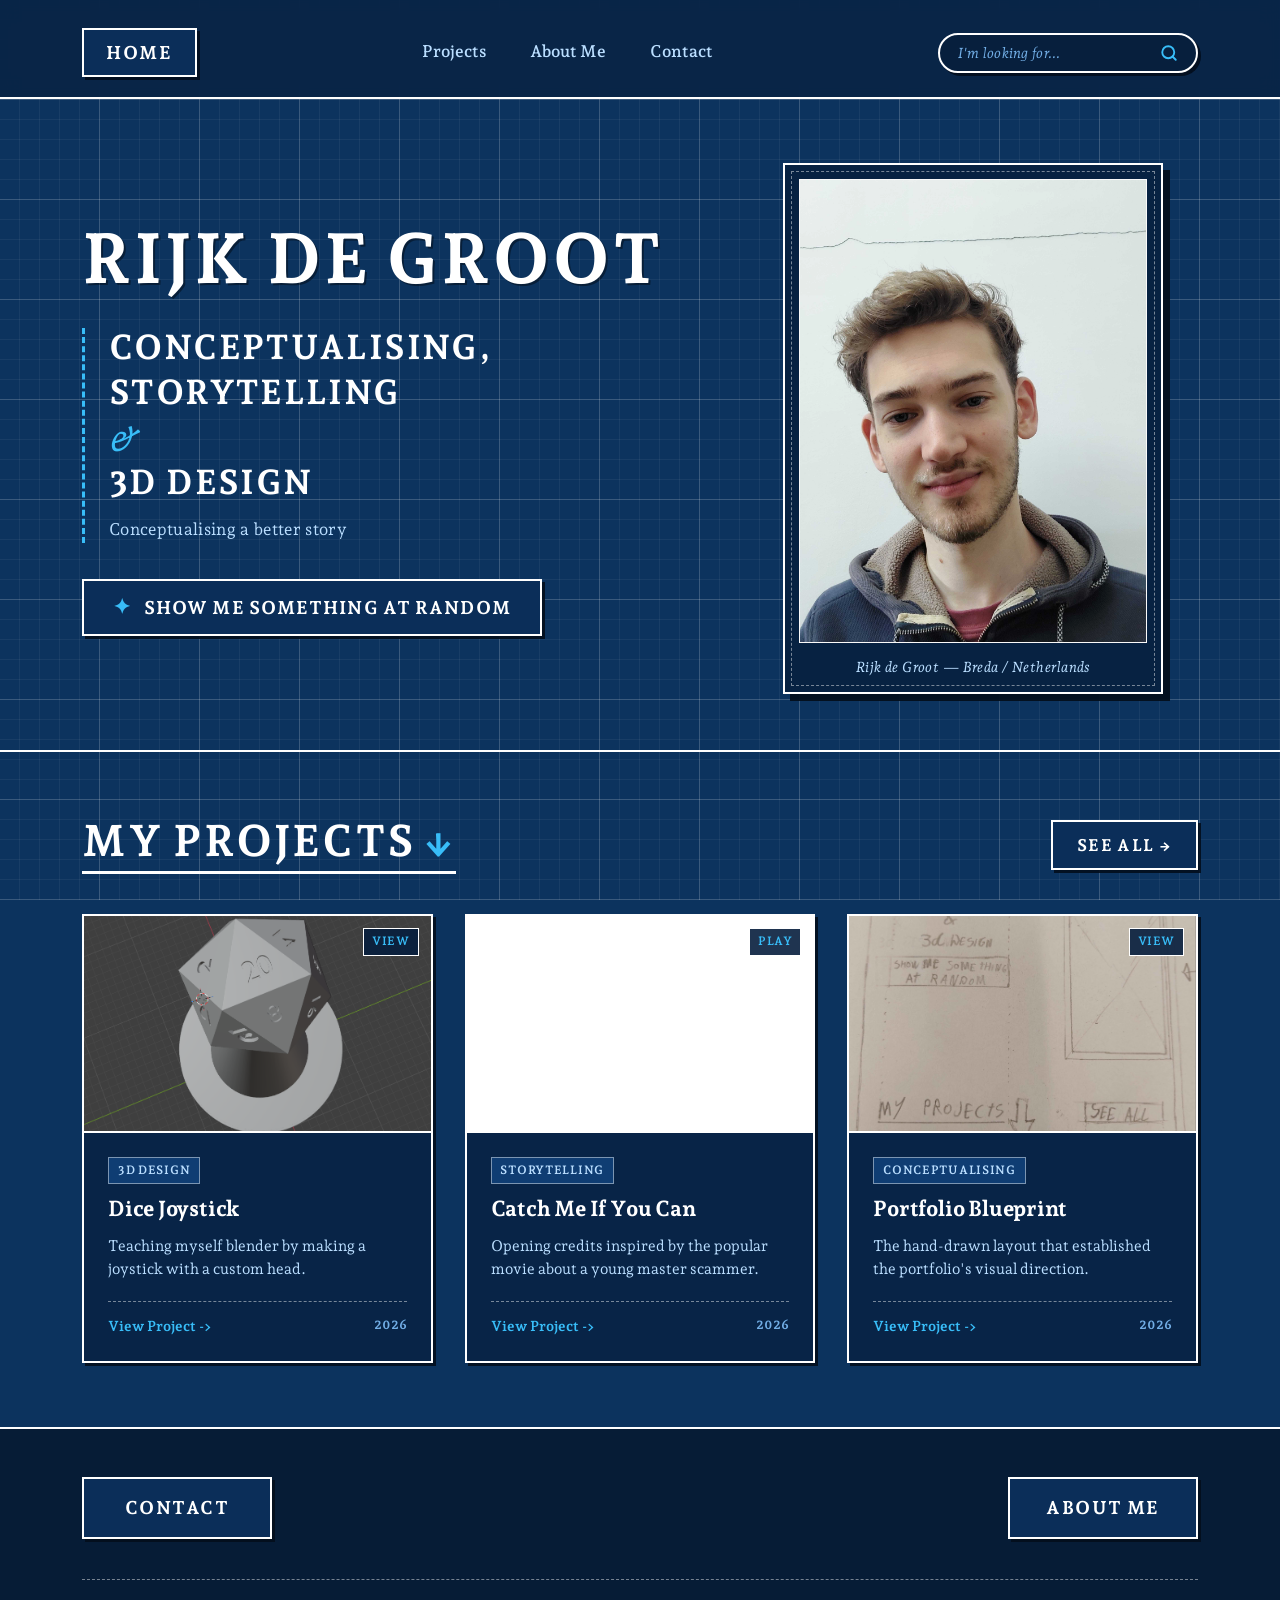
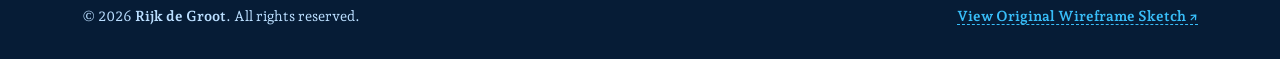
<file: index.html>
<!DOCTYPE html>
<html lang="en">
<head>
  <meta charset="UTF-8">
  <meta name="viewport" content="width=device-width, initial-scale=1.0">
  <title>Rijk de Groot — Conceptualising, Storytelling & 3D Design</title>
  <meta name="description" content="Portfolio of Rijk de Groot. Conceptualising, storytelling, and 3D design crafted with tactile design and creative direction.">
  <link rel="stylesheet" href="css/style.css">
</head>
<body>

  <!-- Site Header (Matches Wireframe Top Bar) -->
  <header class="site-header">
    <div class="site-container">
      <div class="header-inner">
        
        <!-- Wireframe "HOME" box -->
        <a href="index.html" class="home-btn" aria-label="Go to Home">Home</a>

        <!-- Navigation Links -->
        <nav class="header-nav" aria-label="Main Navigation">
          <a href="projects.html" class="nav-link">Projects</a>
          <a href="about.html" class="nav-link">About Me</a>
          <a href="contact.html" class="nav-link">Contact</a>
        </nav>

        <!-- Wireframe "I'M LOOKING FOR..." Search Box -->
        <div class="search-wrapper">
          <div class="search-input-box">
            <input type="text" class="search-input" placeholder="I'm looking for..." aria-label="Search projects and pages">
            <button class="search-icon-btn" aria-label="Submit search">
              <svg width="18" height="18" viewBox="0 0 24 24" fill="none" stroke="currentColor" stroke-width="2.5" stroke-linecap="round" stroke-linejoin="round">
                <circle cx="11" cy="11" r="8"></circle>
                <line x1="21" y1="21" x2="16.65" y2="16.65"></line>
              </svg>
            </button>
          </div>
        </div>

      </div>
    </div>
  </header>

  <!-- Main Content -->
  <main>
    <!-- Hero Section (Matches Wireframe Layout) -->
    <section class="hero-section">
      <div class="site-container">
        <div class="hero-grid">

          <!-- Left Column: Typography & Randomizer Button -->
          <div class="hero-content">
            <h1 class="hero-title">Rijk de Groot</h1>

            <!-- Wireframe Subtitle Box -->
            <div class="wireframe-taglines">
              <div class="tagline-item">Conceptualising,</div>
              <div class="tagline-item">Storytelling</div>
              <div class="tagline-ampersand">&amp;</div>
              <div class="tagline-item">3D Design</div>
              <p class="tagline-desc">
                Conceptualising a better story
              </p>
            </div>

            <!-- Wireframe "SHOW ME SOMETHING AT RANDOM" Button -->
            <button type="button" class="btn-random" id="btn-hero-random" title="Explore a random project from the portfolio">
              <span class="btn-random-icon">✦</span>
              <span>Show Me Something at Random</span>
            </button>
          </div>

          <!-- Right Column: Hero Portrait Frame (Matches Wireframe Frame) -->
          <div class="hero-portrait-wrapper">
            <div class="portrait-frame">
              <img src="me.jpg" alt="Portrait of Rijk de Groot" class="portrait-img">
              <div class="portrait-caption">Rijk de Groot — Breda / Netherlands</div>
            </div>
          </div>

        </div>
      </div>
    </section>

    <!-- Section: "MY PROJECTS ↓" (Matches Wireframe Project Section) -->
    <section class="projects-section">
      <div class="site-container">
        
        <div class="section-header">
          <h2 class="section-title">
            My Projects <span class="section-arrow">↓</span>
          </h2>
          <!-- Wireframe "SEE ALL" Button -->
          <a href="projects.html" class="btn-see-all">See All &rarr;</a>
        </div>

        <!-- 3 Project Cards Grid (Directly matching wireframe) -->
        <div class="projects-grid">

          <!-- Card 1 -->
          <article class="project-card" data-project-id="1">
            <div class="project-thumb-box">
              <img src="images/placeholder.svg" alt="Project Placeholder" class="project-svg-graphic">
              <span class="thumb-overlay-mark">-</span>
            </div>
            <div class="project-card-body">
              <div class="project-tags">
                <span class="project-tag">-</span>
              </div>
              <h3 class="project-card-title">-</h3>
              <p class="project-card-excerpt">-</p>
              <div class="project-card-footer">
                <span class="project-action-link">-</span>
                <span style="font-size:0.8rem; font-weight:700; color:var(--text-light);">-</span>
              </div>
            </div>
          </article>

          <!-- Card 2 -->
          <article class="project-card" data-project-id="2">
            <div class="project-thumb-box">
              <img src="images/placeholder.svg" alt="Project Placeholder" class="project-svg-graphic">
              <span class="thumb-overlay-mark">-</span>
            </div>
            <div class="project-card-body">
              <div class="project-tags">
                <span class="project-tag">-</span>
              </div>
              <h3 class="project-card-title">-</h3>
              <p class="project-card-excerpt">-</p>
              <div class="project-card-footer">
                <span class="project-action-link">-</span>
                <span style="font-size:0.8rem; font-weight:700; color:var(--text-light);">-</span>
              </div>
            </div>
          </article>

          <!-- Card 3 -->
          <article class="project-card" data-project-id="3">
            <div class="project-thumb-box">
              <img src="images/placeholder.svg" alt="Project Placeholder" class="project-svg-graphic">
              <span class="thumb-overlay-mark">-</span>
            </div>
            <div class="project-card-body">
              <div class="project-tags">
                <span class="project-tag">-</span>
              </div>
              <h3 class="project-card-title">-</h3>
              <p class="project-card-excerpt">-</p>
              <div class="project-card-footer">
                <span class="project-action-link">-</span>
                <span style="font-size:0.8rem; font-weight:700; color:var(--text-light);">-</span>
              </div>
            </div>
          </article>

        </div>

      </div>
    </section>
  </main>

  <!-- Footer (Matches Wireframe Bottom Links: [CONTACT] [ABOUT ME]) -->
  <footer class="site-footer">
    <div class="site-container">
      
      <!-- Big Wireframe Action Buttons -->
      <div class="footer-action-bar">
        <a href="contact.html" class="wireframe-btn">Contact</a>
        <a href="about.html" class="wireframe-btn">About Me</a>
      </div>

      <!-- Additional Details & Wireframe Link -->
      <div class="footer-bottom-info">
        <div>
          &copy; 2026 <strong>Rijk de Groot</strong>. All rights reserved.
        </div>
        <div>
          <a href="#" class="footer-sketch-link" data-action="view-wireframe">View Original Wireframe Sketch ↗</a>
        </div>
      </div>

    </div>
  </footer>

  <script src="js/main.js"></script>
</body>
</html>
</file>
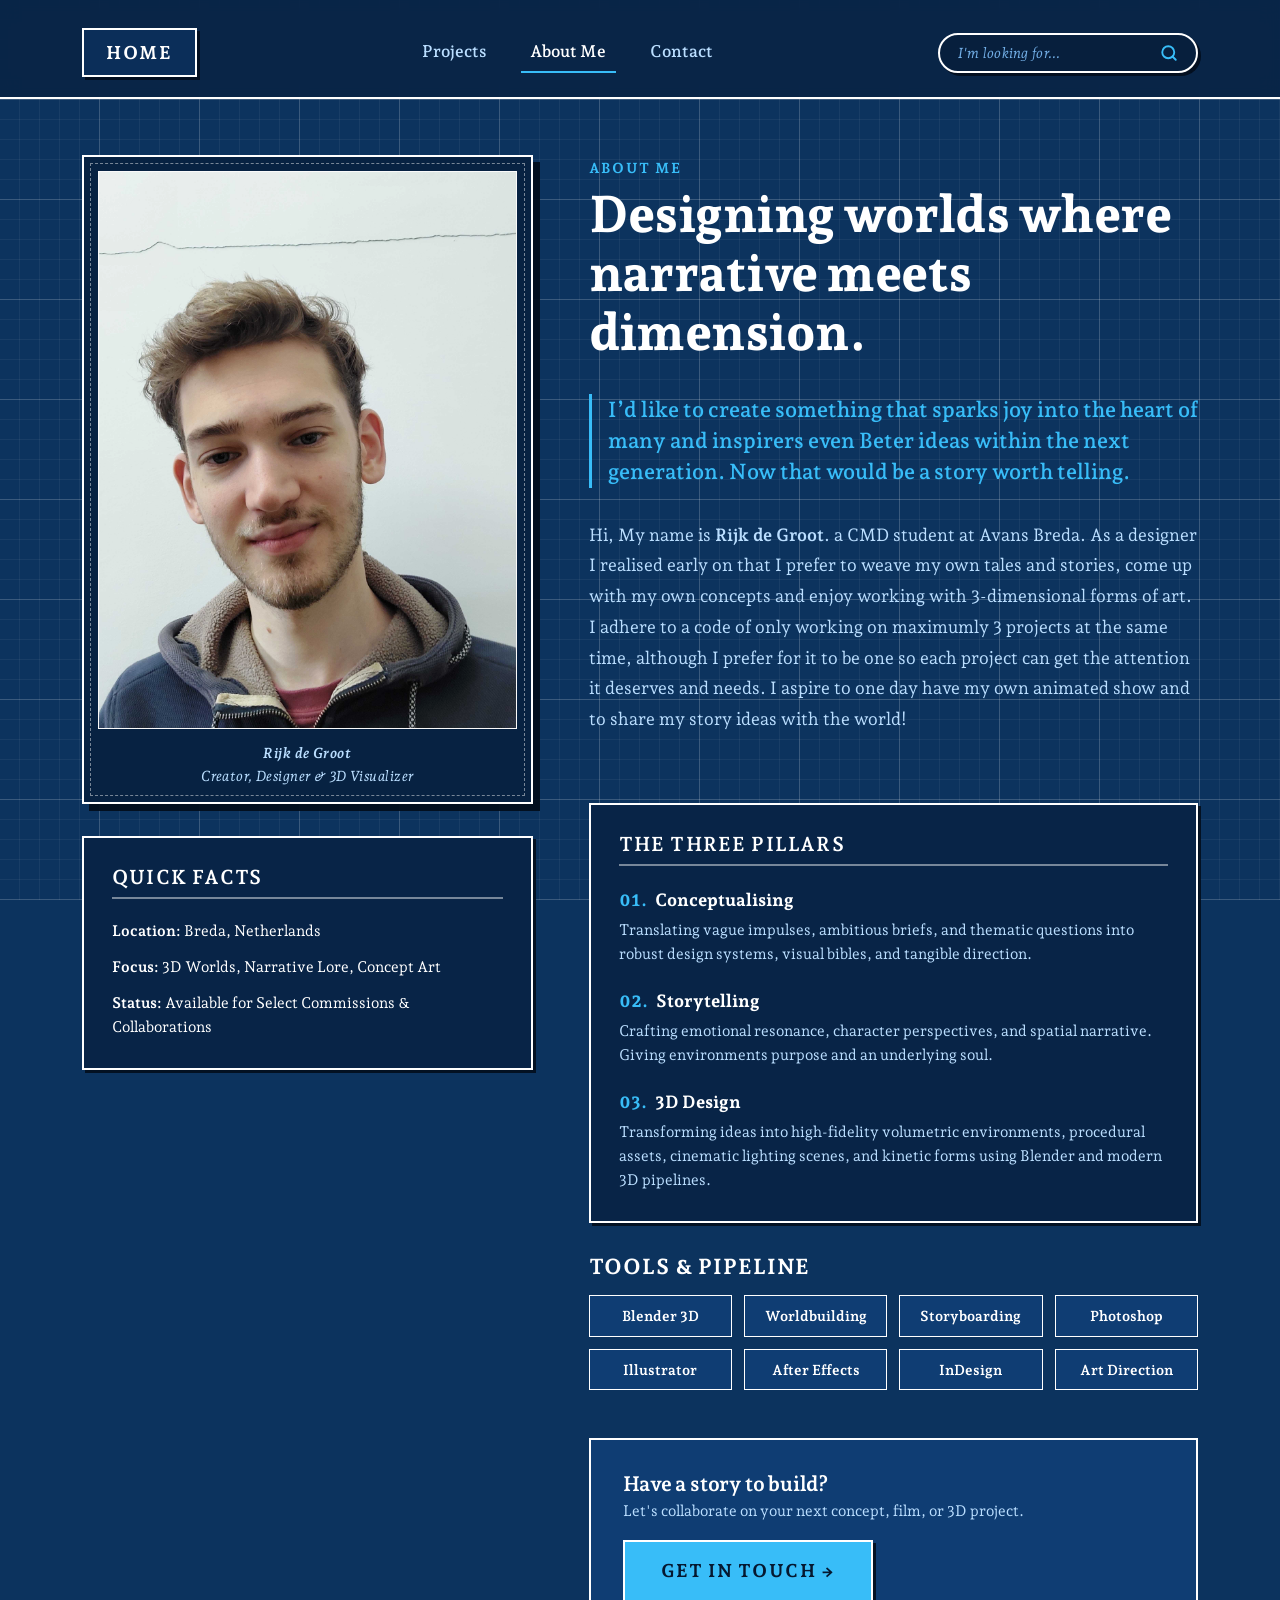
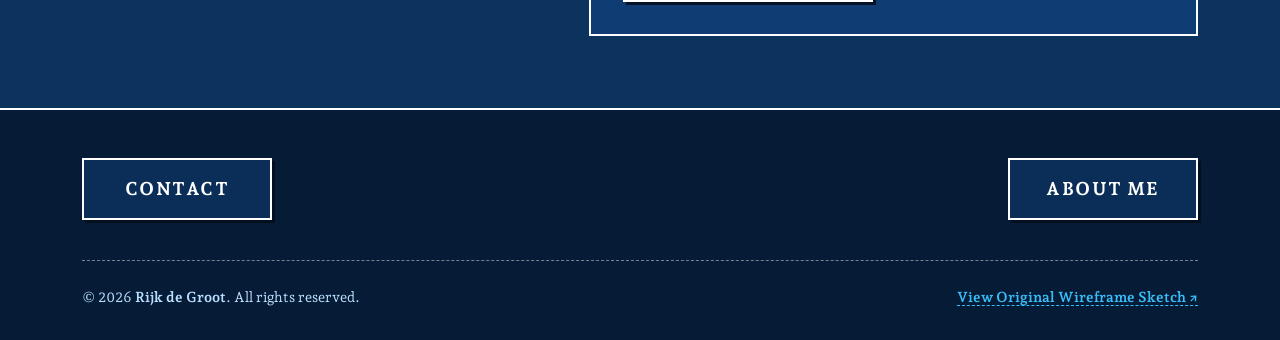
<file: about.html>
<!DOCTYPE html>
<html lang="en">
<head>
  <meta charset="UTF-8">
  <meta name="viewport" content="width=device-width, initial-scale=1.0">
  <title>About Rijk de Groot — Conceptualising, Storytelling &amp; 3D Design</title>
  <meta name="description" content="Learn about Rijk de Groot: his background, creative process, disciplines in 3D design, narrative architecture, and conceptual development.">
  <link rel="stylesheet" href="css/style.css">
</head>
<body>

  <!-- Site Header -->
  <header class="site-header">
    <div class="site-container">
      <div class="header-inner">
        <a href="index.html" class="home-btn" aria-label="Go to Home">Home</a>

        <nav class="header-nav" aria-label="Main Navigation">
          <a href="projects.html" class="nav-link">Projects</a>
          <a href="about.html" class="nav-link active">About Me</a>
          <a href="contact.html" class="nav-link">Contact</a>
        </nav>

        <div class="search-wrapper">
          <div class="search-input-box">
            <input type="text" class="search-input" placeholder="I'm looking for..." aria-label="Search projects and pages">
            <button class="search-icon-btn" aria-label="Submit search">
              <svg width="18" height="18" viewBox="0 0 24 24" fill="none" stroke="currentColor" stroke-width="2.5" stroke-linecap="round" stroke-linejoin="round">
                <circle cx="11" cy="11" r="8"></circle>
                <line x1="21" y1="21" x2="16.65" y2="16.65"></line>
              </svg>
            </button>
          </div>
        </div>
      </div>
    </div>
  </header>

  <!-- Main Content -->
  <main>
    <div class="site-container">
      <div class="about-grid">

        <!-- Left Column: Sticky Framed Portrait & Info Card -->
        <div class="about-photo-col">
          <div class="portrait-frame" style="max-width: 100%;">
            <img src="me.jpg" alt="Rijk de Groot" class="portrait-img">
            <div class="portrait-caption">
              <strong>Rijk de Groot</strong><br>
              Creator, Designer &amp; 3D Visualizer
            </div>
          </div>

          <div class="disciplines-block" style="margin-top: 2rem;">
            <h3 class="disciplines-title">Quick Facts</h3>
            <div style="font-size:0.95rem; display:flex; flex-direction:column; gap:0.75rem;">
              <div><strong>Location:</strong> Breda, Netherlands</div>
              <div><strong>Focus:</strong> 3D Worlds, Narrative Lore, Concept Art</div>
              <div><strong>Status:</strong> Available for Select Commissions &amp; Collaborations</div>
            </div>
          </div>
        </div>

        <!-- Right Column: Biography & Creative Pillars -->
        <div class="about-narrative">
          
          <div>
            <span style="font-weight:800; font-size:0.9rem; text-transform:uppercase; letter-spacing:0.1em; color:var(--accent);">About Me</span>
            <h1 class="about-heading" style="margin-top: 0.25rem;">Designing worlds where narrative meets dimension.</h1>
          </div>

          <p class="about-lead">
I’d like to create something that sparks joy into the heart of many and inspirers even Beter ideas within the next generation. Now that would be a story worth telling.          </p>

          <div class="about-body-text">
            <p style="margin-bottom: 1.25rem;">
              Hi, My name is <strong>Rijk de Groot</strong>. a CMD student at Avans Breda. As a designer I realised early on that I prefer to weave my own tales and stories, come up with my own concepts and enjoy working with 3-dimensional forms of art. I adhere to a code of only working on maximumly 3 projects at the same time, although I prefer for it to be one so each project can get the attention it deserves and needs. 
I aspire to one day have my own animated show and to share my story ideas with the world!

            </p>
            <p style="margin-bottom: 1.25rem;">
             
          </div>

          <!-- The Three Core Disciplines -->
          <div class="disciplines-block">
            <h2 class="disciplines-title">The Three Pillars</h2>

            <div class="discipline-item">
              <div class="discipline-name">
                <span>01.</span> Conceptualising
              </div>
              <p class="discipline-desc">
                Translating vague impulses, ambitious briefs, and thematic questions into robust design systems, visual bibles, and tangible direction.
              </p>
            </div>

            <div class="discipline-item">
              <div class="discipline-name">
                <span>02.</span> Storytelling
              </div>
              <p class="discipline-desc">
                Crafting emotional resonance, character perspectives, and spatial narrative. Giving environments purpose and an underlying soul.
              </p>
            </div>

            <div class="discipline-item">
              <div class="discipline-name">
                <span>03.</span> 3D Design
              </div>
              <p class="discipline-desc">
                Transforming ideas into high-fidelity volumetric environments, procedural assets, cinematic lighting scenes, and kinetic forms using Blender and modern 3D pipelines.
              </p>
            </div>
          </div>

          <!-- Tools & Toolkit -->
          <div>
            <h3 style="font-size:1.35rem; font-weight:800; text-transform:uppercase; letter-spacing:0.04em; margin-bottom:0.75rem;">
              Tools &amp; Pipeline
            </h3>
            <div class="tools-grid">
              <div class="tool-chip">Blender 3D</div>
              <div class="tool-chip">Worldbuilding</div>
              <div class="tool-chip">Storyboarding</div>
              <div class="tool-chip">Photoshop</div>
              <div class="tool-chip">Illustrator</div>
              <div class="tool-chip">After Effects</div>
              <div class="tool-chip">InDesign</div>
              <div class="tool-chip">Art Direction</div>
            </div>
          </div>

          <!-- Action CTA -->
          <div style="margin-top: 1rem; padding: 2rem; background-color: var(--bg-subtle); border: 2px solid var(--border-color); border-radius: var(--radius-sm); display: flex; align-items: center; justify-content: space-between; flex-wrap: wrap; gap: 1rem;">
            <div>
              <h4 style="font-size: 1.3rem; margin-bottom: 0.25rem;">Have a story to build?</h4>
              <p style="font-size: 0.95rem; color: var(--text-muted);">Let's collaborate on your next concept, film, or 3D project.</p>
            </div>
            <a href="contact.html" class="wireframe-btn" style="background-color: var(--accent); color:var(--bg-dark); border-color:var(--border-color);">Get In Touch &rarr;</a>
          </div>

        </div>

      </div>
    </div>
  </main>

  <!-- Footer -->
  <footer class="site-footer">
    <div class="site-container">
      <div class="footer-action-bar">
        <a href="contact.html" class="wireframe-btn">Contact</a>
        <a href="about.html" class="wireframe-btn">About Me</a>
      </div>

      <div class="footer-bottom-info">
        <div>
          &copy; 2026 <strong>Rijk de Groot</strong>. All rights reserved.
        </div>
        <div>
          <a href="#" class="footer-sketch-link" data-action="view-wireframe">View Original Wireframe Sketch ↗</a>
        </div>
      </div>
    </div>
  </footer>

  <script src="js/main.js"></script>
</body>
</html>
</file>
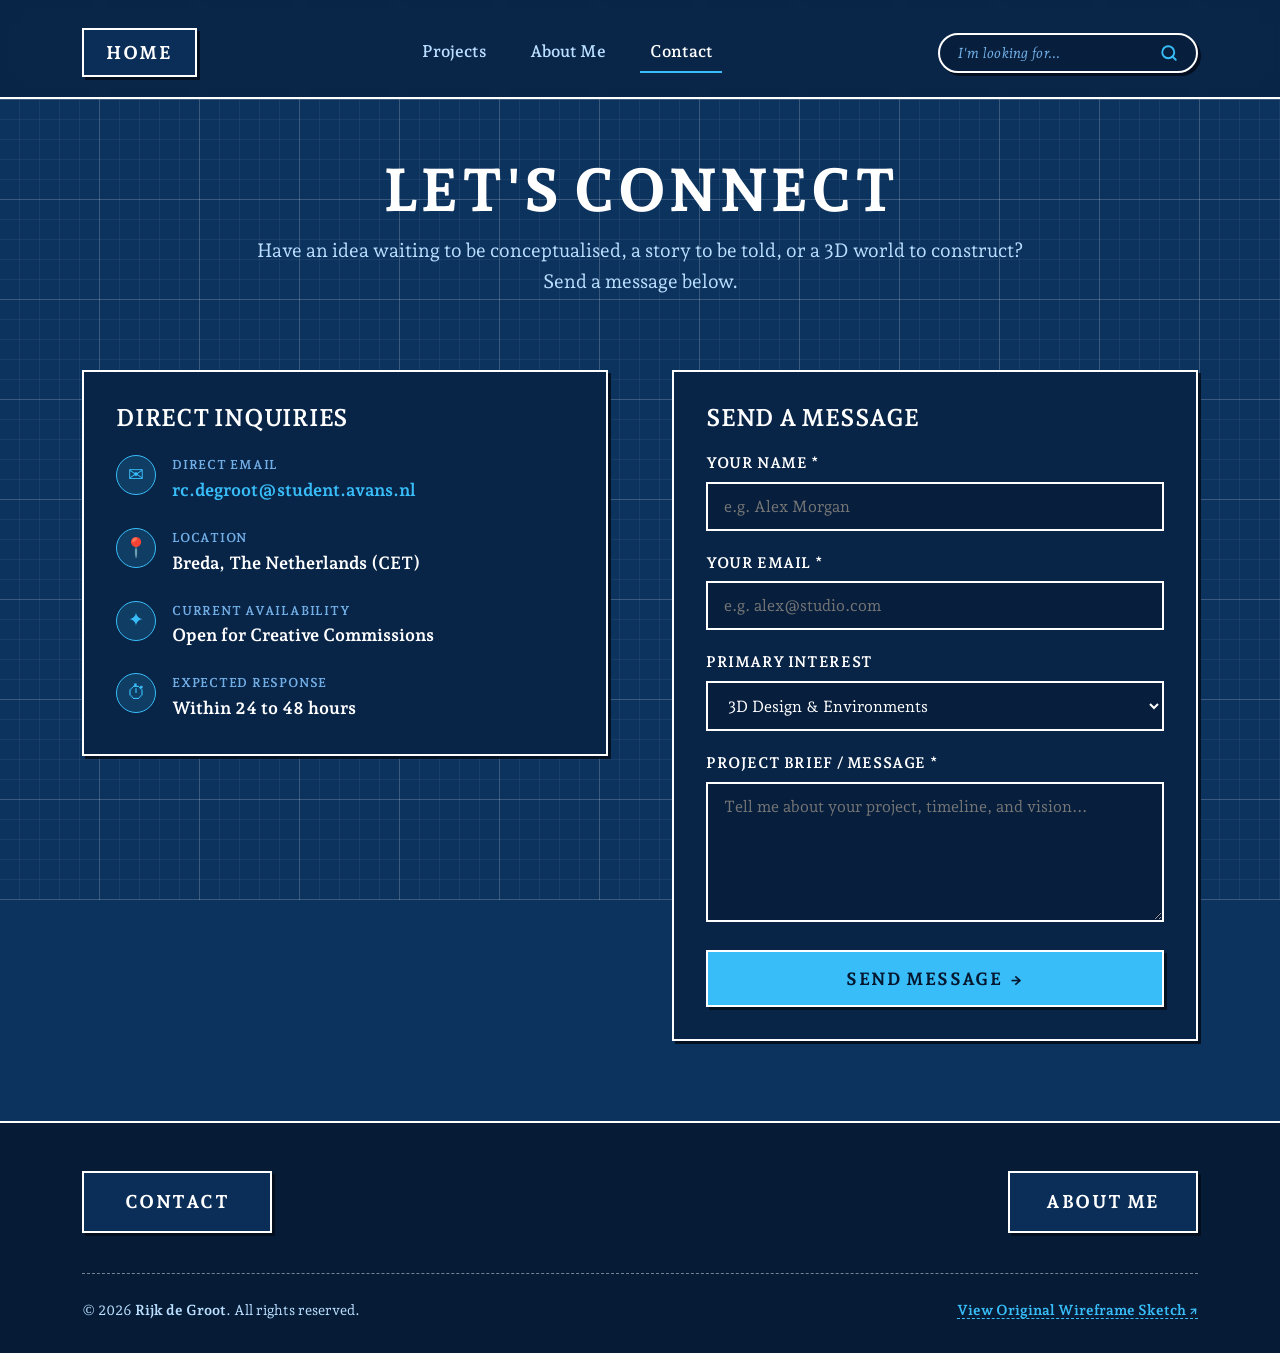
<file: contact.html>
<!DOCTYPE html>
<html lang="en">
<head>
  <meta charset="UTF-8">
  <meta name="viewport" content="width=device-width, initial-scale=1.0">
  <title>Contact — Rijk de Groot</title>
  <meta name="description" content="Get in touch with Rijk de Groot for 3D design commissions, storytelling direction, and conceptual consultations.">
  <link rel="stylesheet" href="css/style.css">
</head>
<body>

  <!-- Site Header -->
  <header class="site-header">
    <div class="site-container">
      <div class="header-inner">
        <a href="index.html" class="home-btn" aria-label="Go to Home">Home</a>

        <nav class="header-nav" aria-label="Main Navigation">
          <a href="projects.html" class="nav-link">Projects</a>
          <a href="about.html" class="nav-link">About Me</a>
          <a href="contact.html" class="nav-link active">Contact</a>
        </nav>

        <div class="search-wrapper">
          <div class="search-input-box">
            <input type="text" class="search-input" placeholder="I'm looking for..." aria-label="Search projects and pages">
            <button class="search-icon-btn" aria-label="Submit search">
              <svg width="18" height="18" viewBox="0 0 24 24" fill="none" stroke="currentColor" stroke-width="2.5" stroke-linecap="round" stroke-linejoin="round">
                <circle cx="11" cy="11" r="8"></circle>
                <line x1="21" y1="21" x2="16.65" y2="16.65"></line>
              </svg>
            </button>
          </div>
        </div>
      </div>
    </div>
  </header>

  <!-- Main Content -->
  <main>
    <div class="site-container">
      <div class="page-intro" style="padding-bottom: 1rem;">
        <h1 class="page-title">Let's Connect</h1>
        <p class="page-subtitle">
          Have an idea waiting to be conceptualised, a story to be told, or a 3D world to construct? Send a message below.
        </p>
      </div>

      <div class="contact-layout">

        <!-- Left Column: Contact Information -->
        <div class="contact-info-col">
          <div class="contact-card-box">
            <h2 style="font-size: 1.5rem; margin-bottom: 1.5rem; text-transform: uppercase;">Direct Inquiries</h2>

            <div class="contact-item">
              <div class="contact-item-icon">✉</div>
              <div>
                <div class="contact-item-label">Direct Email</div>
                <div class="contact-item-value">
                  <a href="mailto:rc.degroot@student.avans.nl" style="color:var(--accent);">rc.degroot@student.avans.nl</a>
                </div>
              </div>
            </div>

            <div class="contact-item">
              <div class="contact-item-icon">📍</div>
              <div>
                <div class="contact-item-label">Location</div>
                <div class="contact-item-value">Breda, The Netherlands (CET)</div>
              </div>
            </div>

            <div class="contact-item">
              <div class="contact-item-icon">✦</div>
              <div>
                <div class="contact-item-label">Current Availability</div>
                <div class="contact-item-value">Open for Creative Commissions</div>
              </div>
            </div>

            <div class="contact-item">
              <div class="contact-item-icon">⏱</div>
              <div>
                <div class="contact-item-label">Expected Response</div>
                <div class="contact-item-value">Within 24 to 48 hours</div>
              </div>
            </div>
          </div>
        </div>

        <!-- Right Column: Interactive Form -->
        <div>
          <div class="contact-card-box">
            <h2 style="font-size: 1.5rem; margin-bottom: 1.25rem; text-transform: uppercase;">Send a Message</h2>
            
            <form id="contact-form" class="contact-form">
              <div class="form-group">
                <label for="contact-name" class="form-label">Your Name *</label>
                <input type="text" id="contact-name" name="name" class="form-input" placeholder="e.g. Alex Morgan" required>
              </div>

              <div class="form-group">
                <label for="contact-email" class="form-label">Your Email *</label>
                <input type="email" id="contact-email" name="email" class="form-input" placeholder="e.g. alex@studio.com" required>
              </div>

              <div class="form-group">
                <label for="contact-discipline" class="form-label">Primary Interest</label>
                <select id="contact-discipline" name="discipline" class="form-select">
                  <option value="3d">3D Design &amp; Environments</option>
                  <option value="concept">Conceptualising &amp; Worldbuilding</option>
                  <option value="story">Storytelling &amp; Narrative Direction</option>
                  <option value="all">Full Creative Collaboration</option>
                  <option value="other">General Inquiry</option>
                </select>
              </div>

              <div class="form-group">
                <label for="contact-message" class="form-label">Project Brief / Message *</label>
                <textarea id="contact-message" name="message" class="form-textarea" placeholder="Tell me about your project, timeline, and vision..." required></textarea>
              </div>

              <button type="submit" class="btn-submit">
                <span>Send Message</span>
                <span>&rarr;</span>
              </button>

              <div id="form-feedback" class="form-feedback" role="alert"></div>
            </form>
          </div>
        </div>

      </div>
    </div>
  </main>

  <!-- Footer -->
  <footer class="site-footer">
    <div class="site-container">
      <div class="footer-action-bar">
        <a href="contact.html" class="wireframe-btn">Contact</a>
        <a href="about.html" class="wireframe-btn">About Me</a>
      </div>

      <div class="footer-bottom-info">
        <div>
          &copy; 2026 <strong>Rijk de Groot</strong>. All rights reserved.
        </div>
        <div>
          <a href="#" class="footer-sketch-link" data-action="view-wireframe">View Original Wireframe Sketch ↗</a>
        </div>
      </div>
    </div>
  </footer>

  <script src="js/main.js"></script>
</body>
</html>
</file>
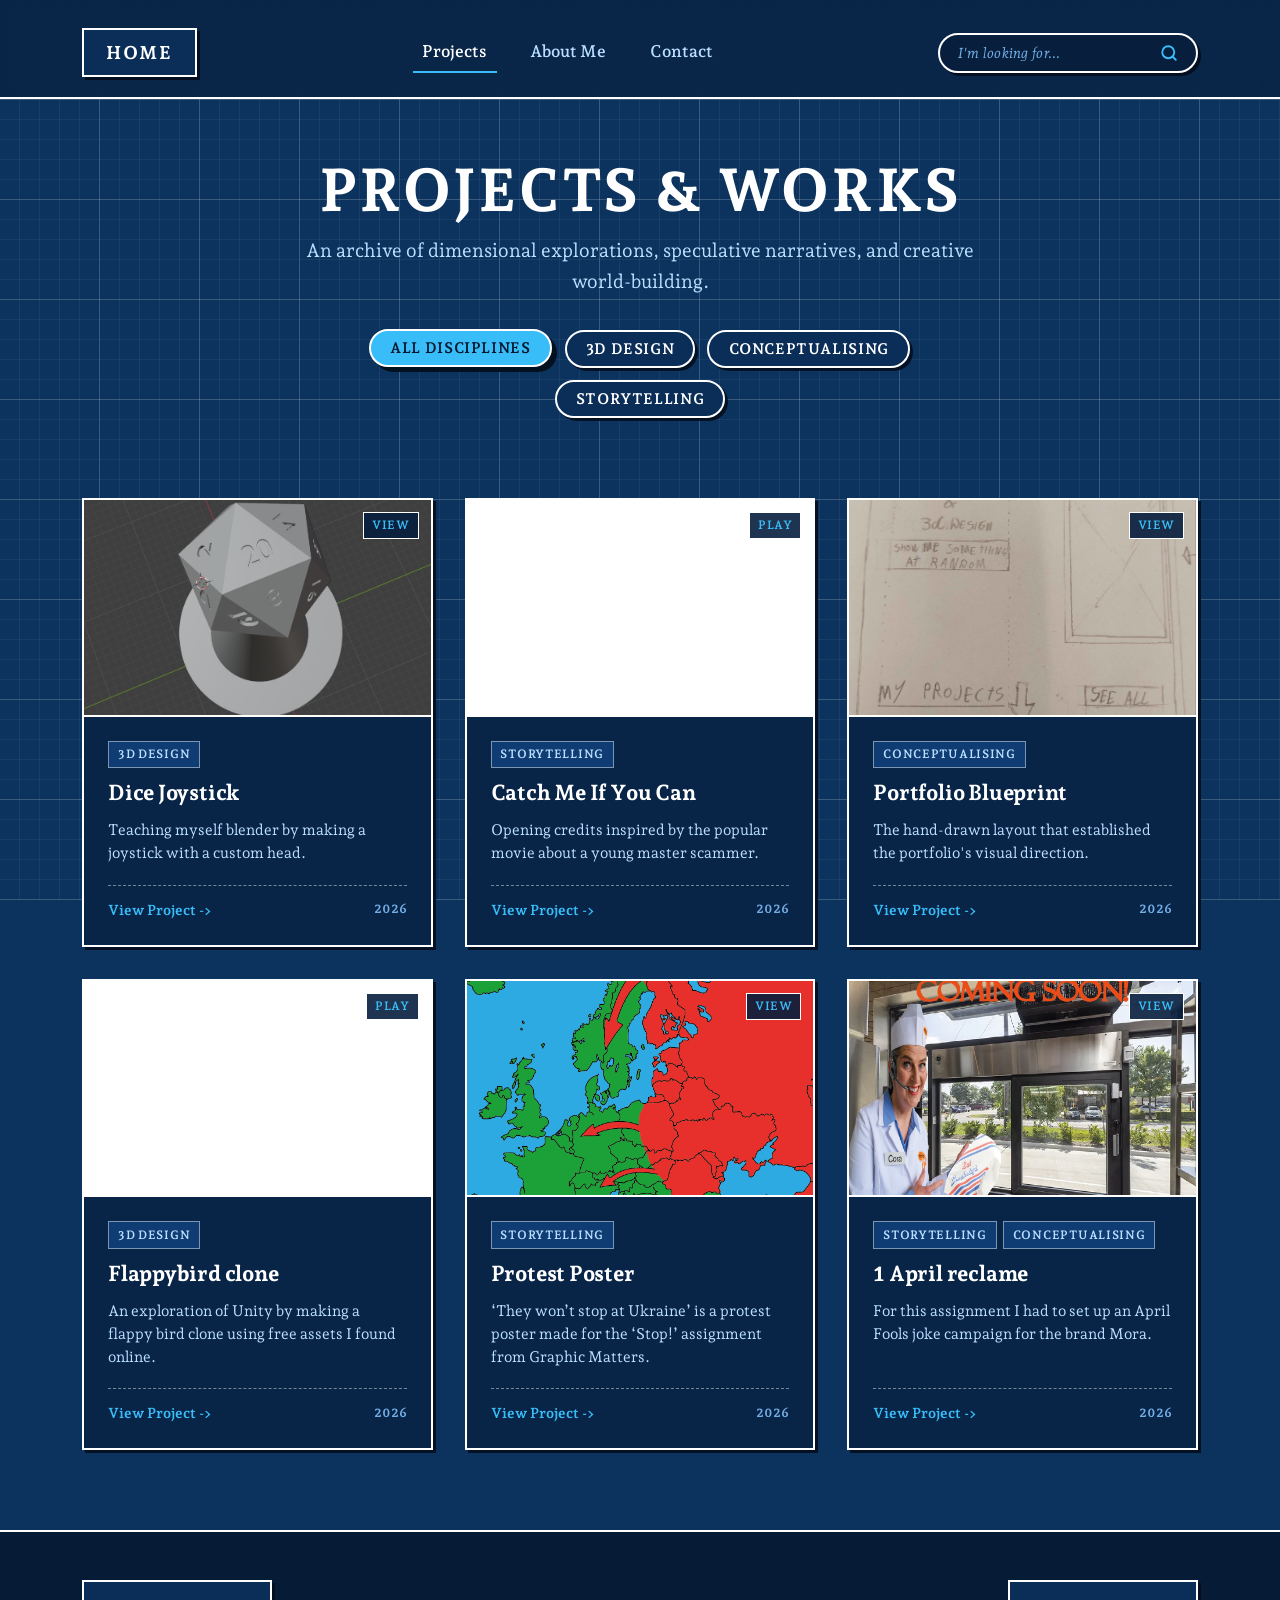
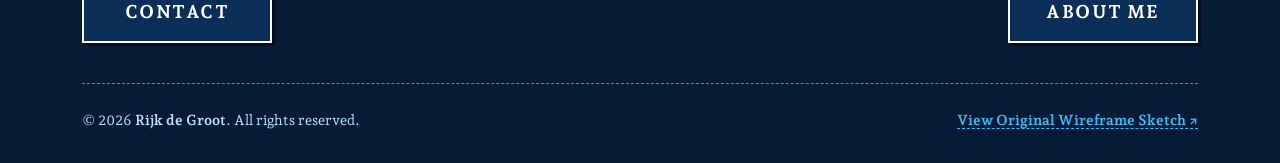
<file: projects.html>
<!DOCTYPE html>
<html lang="en">
<head>
  <meta charset="UTF-8">
  <meta name="viewport" content="width=device-width, initial-scale=1.0">
  <title>Projects &amp; Portfolio — Rijk de Groot</title>
  <meta name="description" content="Explore projects in 3D Design, Conceptualising, and Storytelling by Rijk de Groot.">
  <link rel="stylesheet" href="css/style.css">
</head>
<body>

  <!-- Site Header -->
  <header class="site-header">
    <div class="site-container">
      <div class="header-inner">
        <a href="index.html" class="home-btn" aria-label="Go to Home">Home</a>

        <nav class="header-nav" aria-label="Main Navigation">
          <a href="projects.html" class="nav-link active">Projects</a>
          <a href="about.html" class="nav-link">About Me</a>
          <a href="contact.html" class="nav-link">Contact</a>
        </nav>

        <div class="search-wrapper">
          <div class="search-input-box">
            <input type="text" class="search-input" placeholder="I'm looking for..." aria-label="Search projects and pages">
            <button class="search-icon-btn" aria-label="Submit search">
              <svg width="18" height="18" viewBox="0 0 24 24" fill="none" stroke="currentColor" stroke-width="2.5" stroke-linecap="round" stroke-linejoin="round">
                <circle cx="11" cy="11" r="8"></circle>
                <line x1="21" y1="21" x2="16.65" y2="16.65"></line>
              </svg>
            </button>
          </div>
        </div>
      </div>
    </div>
  </header>

  <!-- Main Content -->
  <main>
    <section class="page-intro">
      <div class="site-container">
        <h1 class="page-title">Projects &amp; Works</h1>
        <p class="page-subtitle">
          An archive of dimensional explorations, speculative narratives, and creative world-building.
        </p>

        <!-- Category Filters -->
        <div class="filter-bar" role="tablist" aria-label="Filter projects">
          <button type="button" class="filter-btn active" data-filter="all">All Disciplines</button>
          <button type="button" class="filter-btn" data-filter="3d">3D Design</button>
          <button type="button" class="filter-btn" data-filter="conceptual">Conceptualising</button>
          <button type="button" class="filter-btn" data-filter="storytelling">Storytelling</button>
        </div>
      </div>
    </section>

    <!-- Projects Grid Section -->
    <section style="padding-bottom: 5rem;">
      <div class="site-container">
        <div class="projects-grid" id="projects-container">

          <!-- Project 1 -->
          <article class="project-card" data-category="3d storytelling conceptual" data-project-id="1">
            <div class="project-thumb-box">
              <img src="images/placeholder.svg" alt="Project Placeholder" class="project-svg-graphic">
              <span class="thumb-overlay-mark">-</span>
            </div>
            <div class="project-card-body">
              <div class="project-tags">
                <span class="project-tag">-</span>
              </div>
              <h3 class="project-card-title">-</h3>
              <p class="project-card-excerpt">-</p>
              <div class="project-card-footer">
                <span class="project-action-link">-</span>
                <span style="font-size:0.8rem; font-weight:700; color:var(--text-light);">-</span>
              </div>
            </div>
          </article>

          <!-- Project 2 -->
          <article class="project-card" data-category="3d storytelling conceptual" data-project-id="2">
            <div class="project-thumb-box">
              <img src="images/placeholder.svg" alt="Project Placeholder" class="project-svg-graphic">
              <span class="thumb-overlay-mark">-</span>
            </div>
            <div class="project-card-body">
              <div class="project-tags">
                <span class="project-tag">-</span>
              </div>
              <h3 class="project-card-title">-</h3>
              <p class="project-card-excerpt">-</p>
              <div class="project-card-footer">
                <span class="project-action-link">-</span>
                <span style="font-size:0.8rem; font-weight:700; color:var(--text-light);">-</span>
              </div>
            </div>
          </article>

          <!-- Project 3 -->
          <article class="project-card" data-category="3d storytelling conceptual" data-project-id="3">
            <div class="project-thumb-box">
              <img src="images/placeholder.svg" alt="Project Placeholder" class="project-svg-graphic">
              <span class="thumb-overlay-mark">-</span>
            </div>
            <div class="project-card-body">
              <div class="project-tags">
                <span class="project-tag">-</span>
              </div>
              <h3 class="project-card-title">-</h3>
              <p class="project-card-excerpt">-</p>
              <div class="project-card-footer">
                <span class="project-action-link">-</span>
                <span style="font-size:0.8rem; font-weight:700; color:var(--text-light);">-</span>
              </div>
            </div>
          </article>

          <!-- Project 4 -->
          <article class="project-card" data-category="3d storytelling conceptual" data-project-id="4">
            <div class="project-thumb-box">
              <img src="images/placeholder.svg" alt="Project Placeholder" class="project-svg-graphic">
              <span class="thumb-overlay-mark">-</span>
            </div>
            <div class="project-card-body">
              <div class="project-tags">
                <span class="project-tag">-</span>
              </div>
              <h3 class="project-card-title">-</h3>
              <p class="project-card-excerpt">-</p>
              <div class="project-card-footer">
                <span class="project-action-link">-</span>
                <span style="font-size:0.8rem; font-weight:700; color:var(--text-light);">-</span>
              </div>
            </div>
          </article>

          <!-- Project 5 -->
          <article class="project-card" data-category="3d storytelling conceptual" data-project-id="5">
            <div class="project-thumb-box">
              <img src="images/placeholder.svg" alt="Project Placeholder" class="project-svg-graphic">
              <span class="thumb-overlay-mark">-</span>
            </div>
            <div class="project-card-body">
              <div class="project-tags">
                <span class="project-tag">-</span>
              </div>
              <h3 class="project-card-title">-</h3>
              <p class="project-card-excerpt">-</p>
              <div class="project-card-footer">
                <span class="project-action-link">-</span>
                <span style="font-size:0.8rem; font-weight:700; color:var(--text-light);">-</span>
              </div>
            </div>
          </article>

          <!-- Project 6 -->
          <article class="project-card" data-category="storytelling conceptual" data-project-id="6">
            <div class="project-thumb-box">
              <img src="images/placeholder.svg" alt="Project Placeholder" class="project-svg-graphic">
              <span class="thumb-overlay-mark">-</span>
            </div>
            <div class="project-card-body">
              <div class="project-tags">
                <span class="project-tag">Storytelling</span>
                <span class="project-tag">Conceptualising</span>
              </div>
              <h3 class="project-card-title">1 April reclame</h3>
              <p class="project-card-excerpt"></p>
              <div class="project-card-footer">
                <span class="project-action-link">View Project -&gt;</span>
                <span style="font-size:0.8rem; font-weight:700; color:var(--text-light);">2026</span>
              </div>
            </div>
          </article>

        </div>
      </div>
    </section>
  </main>

  <!-- Footer -->
  <footer class="site-footer">
    <div class="site-container">
      <div class="footer-action-bar">
        <a href="contact.html" class="wireframe-btn">Contact</a>
        <a href="about.html" class="wireframe-btn">About Me</a>
      </div>

      <div class="footer-bottom-info">
        <div>
          &copy; 2026 <strong>Rijk de Groot</strong>. All rights reserved.
        </div>
        <div>
          <a href="#" class="footer-sketch-link" data-action="view-wireframe">View Original Wireframe Sketch ↗</a>
        </div>
      </div>
    </div>
  </footer>

  <script src="js/main.js"></script>
</body>
</html>
</file>
<file: css/style.css>
/* ==========================================================================
   RIJK DE GROOT - PORTFOLIO DESIGN SYSTEM
   Typography: Andada Pro (Variable & Static TTF)
   Theme: Architectural Blueprint (Cyan / Indigo / Drafting White)
   ========================================================================== */

@font-face {
  font-family: 'Andada Pro';
  src: url('../fonts/AndadaPro-VariableFont_wght.ttf') format('truetype-variations'),
       url('../fonts/static/AndadaPro-Regular.ttf') format('truetype');
  font-weight: 100 900;
  font-style: normal;
  font-display: swap;
}

@font-face {
  font-family: 'Andada Pro';
  src: url('../fonts/AndadaPro-Italic-VariableFont_wght.ttf') format('truetype-variations'),
       url('../fonts/static/AndadaPro-Italic.ttf') format('truetype');
  font-weight: 100 900;
  font-style: italic;
  font-display: swap;
}

:root {
  /* Blueprint Core Palette */
  --bg-main: #0c335e;
  --bg-card: #082447;
  --bg-subtle: #0f3d73;
  --bg-dark: #051830;
  --text-main: #ffffff;
  --text-muted: #badeff;
  --text-light: #72aee6;
  --accent: #38bdf8;
  --accent-hover: #7dd3fc;
  --accent-soft: rgba(56, 189, 248, 0.16);
  --border-color: #ffffff;
  --border-light: rgba(255, 255, 255, 0.45);
  --border-subtle: rgba(255, 255, 255, 0.22);
  --shadow-sm: 0 2px 4px rgba(0, 0, 0, 0.25);
  --shadow-md: 0 4px 12px rgba(0, 0, 0, 0.35);
  --shadow-sketch: 3px 3px 0px rgba(3, 14, 28, 0.9);
  --shadow-sketch-hover: 5px 5px 0px rgba(3, 14, 28, 0.95);
  --radius-sm: 0;
  --radius-md: 0;
  --radius-pill: 999px;
  --transition-fast: 0.18s ease;
  --transition-normal: 0.3s cubic-bezier(0.16, 1, 0.3, 1);
  --font-serif: 'Andada Pro', Georgia, serif;
  --font-sans: system-ui, -apple-system, BlinkMacSystemFont, 'Segoe UI', Roboto, sans-serif;
  --container-max: 1180px;
}

/* Reset & Base Setup */
*, *::before, *::after {
  box-sizing: border-box;
  margin: 0;
  padding: 0;
}

html {
  scroll-behavior: smooth;
  font-size: 16px;
}

body {
  background-color: var(--bg-main);
  color: var(--text-main);
  font-family: var(--font-serif);
  line-height: 1.6;
  min-height: 100vh;
  display: flex;
  flex-direction: column;
  /* Blueprint Dual-Layer Grid */
  background-image: 
    linear-gradient(rgba(255, 255, 255, 0.15) 1px, transparent 1px),
    linear-gradient(90deg, rgba(255, 255, 255, 0.15) 1px, transparent 1px),
    linear-gradient(rgba(255, 255, 255, 0.05) 1px, transparent 1px),
    linear-gradient(90deg, rgba(255, 255, 255, 0.05) 1px, transparent 1px);
  background-size: 100px 100px, 100px 100px, 20px 20px, 20px 20px;
  background-position: -1px -1px, -1px -1px, -1px -1px, -1px -1px;
  background-attachment: fixed;
}

/* Typography Helpers */
h1, h2, h3, h4, h5, h6 {
  font-family: var(--font-serif);
  font-weight: 700;
  line-height: 1.15;
  color: var(--text-main);
  letter-spacing: -0.01em;
}

a {
  color: inherit;
  text-decoration: none;
  transition: color var(--transition-fast);
}

img {
  max-width: 100%;
  height: auto;
  display: block;
}

/* Container */
.site-container {
  width: 100%;
  max-width: var(--container-max);
  margin: 0 auto;
  padding: 0 2rem;
}

/* ==========================================================================
   HEADER & NAVIGATION (Matches Wireframe Top Bar)
   ========================================================================== */
.site-header {
  padding: 1.75rem 0 1.25rem;
  border-bottom: 2px solid var(--border-color);
  background-color: rgba(9, 36, 70, 0.92);
  backdrop-filter: blur(10px);
  position: sticky;
  top: 0;
  z-index: 100;
}

.site-header .header-inner {
  display: flex;
  align-items: center;
  justify-content: space-between;
  gap: 1.5rem;
  flex-wrap: wrap;
}

/* Wireframe "HOME" box button */
.home-btn {
  display: inline-flex;
  align-items: center;
  justify-content: center;
  padding: 0.5rem 1.4rem;
  font-family: var(--font-serif);
  font-weight: 800;
  font-size: 1.15rem;
  letter-spacing: 0.08em;
  text-transform: uppercase;
  color: #ffffff;
  background-color: #0b2e59;
  border: 2px solid var(--border-color);
  box-shadow: var(--shadow-sketch);
  border-radius: var(--radius-sm);
  transition: all var(--transition-fast);
}

.home-btn:hover {
  transform: translate(-1px, -1px);
  box-shadow: var(--shadow-sketch-hover);
  background-color: var(--accent);
  color: var(--bg-dark);
}

.home-btn:active {
  transform: translate(2px, 2px);
  box-shadow: 1px 1px 0px rgba(0, 0, 0, 0.5);
}

/* Header Nav Menu */
.header-nav {
  display: flex;
  align-items: center;
  gap: 1.5rem;
}

.nav-link {
  font-family: var(--font-serif);
  font-weight: 600;
  font-size: 1.05rem;
  padding: 0.35rem 0.6rem;
  border-bottom: 2px solid transparent;
  transition: all var(--transition-fast);
  color: var(--text-muted);
}

.nav-link:hover, .nav-link.active {
  color: #ffffff;
  border-bottom-color: var(--accent);
}

/* Wireframe "I'M LOOKING FOR..." Search Box */
.search-wrapper {
  position: relative;
  min-width: 260px;
}

.search-input-box {
  display: flex;
  align-items: center;
  background-color: #071f3d;
  border: 2px solid var(--border-color);
  border-radius: var(--radius-pill);
  padding: 0.35rem 0.9rem 0.35rem 1.1rem;
  box-shadow: var(--shadow-sketch);
  transition: all var(--transition-fast);
}

.search-input-box:focus-within {
  box-shadow: 3px 3px 0px var(--accent);
  border-color: var(--accent);
}

.search-input {
  border: none;
  outline: none;
  background: transparent;
  font-family: var(--font-serif);
  font-size: 0.95rem;
  color: #ffffff;
  width: 100%;
}

.search-input::placeholder {
  color: var(--text-light);
  font-style: italic;
  font-size: 0.9rem;
  letter-spacing: 0.02em;
}

.search-icon-btn {
  background: none;
  border: none;
  cursor: pointer;
  padding: 0.2rem;
  display: flex;
  align-items: center;
  justify-content: center;
  color: var(--accent);
  transition: color var(--transition-fast);
}

.search-icon-btn:hover {
  color: #ffffff;
}

/* Live Search Results Dropdown */
.search-results-dropdown {
  position: absolute;
  top: calc(100% + 8px);
  right: 0;
  width: 320px;
  background-color: #072242;
  border: 2px solid var(--border-color);
  box-shadow: var(--shadow-sketch-hover);
  border-radius: var(--radius-md);
  padding: 0.75rem;
  display: none;
  z-index: 200;
  max-height: 380px;
  overflow-y: auto;
}

.search-results-dropdown.show {
  display: block;
}

.search-result-item {
  padding: 0.5rem 0.75rem;
  border-radius: var(--radius-sm);
  display: block;
  transition: background var(--transition-fast);
  border-bottom: 1px solid var(--border-subtle);
}

.search-result-item:last-child {
  border-bottom: none;
}

.search-result-item:hover {
  background-color: var(--bg-subtle);
}

.search-result-title {
  font-weight: 700;
  font-size: 0.95rem;
  color: #ffffff;
}

.search-result-category {
  font-size: 0.8rem;
  color: var(--accent);
  text-transform: uppercase;
  letter-spacing: 0.05em;
  font-weight: 600;
}

.no-results {
  font-size: 0.9rem;
  color: var(--text-muted);
  padding: 0.75rem;
  text-align: center;
  font-style: italic;
}

/* ==========================================================================
   HERO SECTION (Matches Wireframe Layout)
   Left: "RIJK DE GROOT", Taglines & "SHOW ME SOMETHING AT RANDOM"
   Right: Portrait Framed Photo
   ========================================================================== */
.hero-section {
  padding: 4rem 0 3.5rem;
}

.hero-grid {
  display: grid;
  grid-template-columns: 1.15fr 0.85fr;
  gap: 3.5rem;
  align-items: center;
}

.hero-content {
  display: flex;
  flex-direction: column;
  gap: 1.75rem;
}

.hero-title {
  font-size: clamp(2.75rem, 5.5vw, 4.75rem);
  font-weight: 900;
  letter-spacing: 0.03em;
  line-height: 1.05;
  color: #ffffff;
  text-transform: uppercase;
  margin-bottom: 0.25rem;
  position: relative;
  display: inline-block;
  text-shadow: 2px 2px 0px rgba(0, 0, 0, 0.4);
}

/* The Wireframe Subtitle Box */
.wireframe-taglines {
  display: flex;
  flex-direction: column;
  gap: 0.35rem;
  border-left: 3px dashed var(--accent);
  padding-left: 1.5rem;
}

.tagline-item {
  font-size: clamp(1.4rem, 2.8vw, 2.15rem);
  font-weight: 800;
  letter-spacing: 0.04em;
  text-transform: uppercase;
  color: #ffffff;
  line-height: 1.15;
}

.tagline-ampersand {
  font-style: italic;
  font-weight: 400;
  color: var(--accent);
  font-size: clamp(1.7rem, 3.2vw, 2.4rem);
  line-height: 1;
}

.tagline-desc {
  margin-top: 0.5rem;
  font-size: 1.05rem;
  color: var(--text-muted);
  max-width: 480px;
  line-height: 1.6;
  letter-spacing: 0.02em;
}

/* Wireframe "SHOW ME SOMETHING AT RANDOM" Button */
.btn-random {
  display: inline-flex;
  align-items: center;
  justify-content: center;
  gap: 0.75rem;
  padding: 1rem 1.8rem;
  font-family: var(--font-serif);
  font-weight: 800;
  font-size: 1.15rem;
  letter-spacing: 0.06em;
  text-transform: uppercase;
  color: #ffffff;
  background-color: #0b2e59;
  border: 2.5px solid var(--border-color);
  box-shadow: var(--shadow-sketch);
  border-radius: var(--radius-sm);
  cursor: pointer;
  align-self: flex-start;
  transition: all var(--transition-fast);
  margin-top: 0.5rem;
}

.btn-random:hover {
  transform: translate(-2px, -2px);
  box-shadow: var(--shadow-sketch-hover);
  background-color: var(--accent);
  color: var(--bg-dark);
}

.btn-random:active {
  transform: translate(2px, 2px);
  box-shadow: 1px 1px 0px rgba(0, 0, 0, 0.5);
}

.btn-random-icon {
  display: inline-block;
  font-size: 1.3rem;
  line-height: 1;
  color: var(--accent);
  transition: transform 0.4s ease;
}

.btn-random:hover .btn-random-icon {
  color: var(--bg-dark);
  transform: rotate(180deg) scale(1.15);
}

/* Hero Portrait Photo Frame (Matches Wireframe Double Frame) */
.hero-portrait-wrapper {
  position: relative;
  display: flex;
  justify-content: center;
}

.portrait-frame {
  position: relative;
  background-color: #072242;
  padding: 14px;
  border: 2.5px solid var(--border-color);
  box-shadow: 7px 7px 0px rgba(3, 14, 28, 0.95);
  border-radius: var(--radius-sm);
  max-width: 380px;
  width: 100%;
}

.portrait-frame::before {
  content: '';
  position: absolute;
  top: 6px;
  left: 6px;
  right: 6px;
  bottom: 6px;
  border: 1px dashed var(--border-light);
  pointer-events: none;
}

.portrait-img {
  width: 100%;
  aspect-ratio: 3 / 4;
  object-fit: cover;
  border: 1.5px solid var(--border-color);
  filter: contrast(1.04) brightness(0.98);
}

.portrait-caption {
  margin-top: 0.75rem;
  font-size: 0.9rem;
  font-style: italic;
  color: var(--text-muted);
  text-align: center;
  letter-spacing: 0.03em;
}

/* ==========================================================================
   SECTION: "MY PROJECTS ↓" (Matches Wireframe Section)
   ========================================================================== */
.projects-section {
  padding: 4rem 0;
  border-top: 2px solid var(--border-color);
}

.section-header {
  display: flex;
  align-items: center;
  justify-content: space-between;
  margin-bottom: 2.5rem;
  flex-wrap: wrap;
  gap: 1rem;
}

.section-title {
  font-size: clamp(1.9rem, 3.8vw, 2.75rem);
  font-weight: 800;
  text-transform: uppercase;
  letter-spacing: 0.04em;
  display: inline-flex;
  align-items: center;
  gap: 0.5rem;
  border-bottom: 3px solid var(--border-color);
  padding-bottom: 0.25rem;
}

.section-arrow {
  color: var(--accent);
  display: inline-block;
  animation: bounceDown 2s infinite ease-in-out;
}

@keyframes bounceDown {
  0%, 100% { transform: translateY(0); }
  50% { transform: translateY(6px); }
}

/* Wireframe "SEE ALL" Button */
.btn-see-all {
  display: inline-flex;
  align-items: center;
  gap: 0.5rem;
  padding: 0.6rem 1.5rem;
  font-family: var(--font-serif);
  font-weight: 800;
  font-size: 1.05rem;
  letter-spacing: 0.08em;
  text-transform: uppercase;
  color: #ffffff;
  background-color: #0b2e59;
  border: 2px solid var(--border-color);
  box-shadow: var(--shadow-sketch);
  border-radius: var(--radius-sm);
  transition: all var(--transition-fast);
}

.btn-see-all:hover {
  transform: translate(-1px, -1px);
  box-shadow: var(--shadow-sketch-hover);
  background-color: var(--accent);
  color: var(--bg-dark);
}

/* Project Cards Grid (3 Cards as shown in wireframe) */
.projects-grid {
  display: grid;
  grid-template-columns: repeat(auto-fit, minmax(310px, 1fr));
  gap: 2rem;
}

.project-card {
  background-color: var(--bg-card);
  border: 2px solid var(--border-color);
  box-shadow: var(--shadow-sketch);
  border-radius: var(--radius-sm);
  overflow: hidden;
  display: flex;
  flex-direction: column;
  transition: transform var(--transition-fast), box-shadow var(--transition-fast);
  cursor: pointer;
}

.project-card:hover {
  transform: translateY(-4px);
  box-shadow: var(--shadow-sketch-hover);
  border-color: var(--accent);
}

.project-thumb-box {
  position: relative;
  width: 100%;
  aspect-ratio: 16 / 10;
  background-color: #071f3a;
  border-bottom: 2px solid var(--border-color);
  overflow: hidden;
  display: flex;
  align-items: center;
  justify-content: center;
}

.project-svg-graphic {
  width: 100%;
  height: 100%;
  object-fit: cover;
  transition: transform 0.4s ease;
}

.project-embed {
  border: 0;
  background-color: #ffffff;
}

.project-card:hover .project-svg-graphic {
  transform: scale(1.04);
}

/* Wireframe cross watermark in thumbnail */
.thumb-overlay-mark {
  position: absolute;
  top: 0.75rem;
  right: 0.75rem;
  background-color: rgba(7, 31, 61, 0.9);
  border: 1.5px solid var(--border-color);
  border-radius: 0;
  padding: 0.2rem 0.5rem;
  font-size: 0.75rem;
  font-weight: 700;
  letter-spacing: 0.05em;
  text-transform: uppercase;
  color: var(--accent);
}

.project-card-body {
  padding: 1.5rem;
  display: flex;
  flex-direction: column;
  flex-grow: 1;
  gap: 0.75rem;
}

.project-tags {
  display: flex;
  flex-wrap: wrap;
  gap: 0.4rem;
}

.project-tag {
  font-size: 0.75rem;
  font-weight: 700;
  letter-spacing: 0.06em;
  text-transform: uppercase;
  padding: 0.2rem 0.55rem;
  background-color: var(--bg-subtle);
  border: 1px solid var(--border-light);
  border-radius: 0;
  color: var(--text-muted);
}

.project-card-title {
  font-size: 1.35rem;
  font-weight: 800;
  color: #ffffff;
  line-height: 1.25;
}

.project-card-excerpt {
  font-size: 0.95rem;
  color: var(--text-muted);
  line-height: 1.5;
  flex-grow: 1;
}

.project-card-footer {
  margin-top: 0.5rem;
  display: flex;
  align-items: center;
  justify-content: space-between;
  border-top: 1px dashed var(--border-light);
  padding-top: 0.75rem;
}

.project-action-link {
  font-size: 0.9rem;
  font-weight: 700;
  color: var(--accent);
  display: inline-flex;
  align-items: center;
  gap: 0.35rem;
}

.project-card:hover .project-action-link {
  color: #ffffff;
  text-decoration: underline;
}

/* ==========================================================================
   FOOTER (Matches Wireframe Bottom Links: [CONTACT] [ABOUT ME])
   ========================================================================== */
.site-footer {
  margin-top: auto;
  border-top: 2px solid var(--border-color);
  background-color: #061c36;
  padding: 3rem 0 2rem;
}

.footer-action-bar {
  display: flex;
  align-items: center;
  justify-content: space-between;
  flex-wrap: wrap;
  gap: 1.5rem;
  padding-bottom: 2.5rem;
  border-bottom: 1.5px dashed var(--border-light);
}

/* Wireframe "[ CONTACT ]" and "[ ABOUT ME ]" Buttons */
.wireframe-btn {
  display: inline-flex;
  align-items: center;
  justify-content: center;
  gap: 0.5rem;
  padding: 0.9rem 2.25rem;
  font-family: var(--font-serif);
  font-weight: 800;
  font-size: 1.15rem;
  letter-spacing: 0.08em;
  text-transform: uppercase;
  color: #ffffff;
  background-color: #0b2e59;
  border: 2.5px solid var(--border-color);
  box-shadow: var(--shadow-sketch);
  border-radius: var(--radius-sm);
  transition: all var(--transition-fast);
  min-width: 190px;
}

.wireframe-btn:hover {
  transform: translate(-2px, -2px);
  box-shadow: var(--shadow-sketch-hover);
  background-color: var(--accent);
  color: var(--bg-dark);
}

.wireframe-btn:active {
  transform: translate(2px, 2px);
  box-shadow: 1px 1px 0px rgba(0, 0, 0, 0.5);
}

.footer-bottom-info {
  display: flex;
  align-items: center;
  justify-content: space-between;
  flex-wrap: wrap;
  gap: 1rem;
  padding-top: 1.5rem;
  font-size: 0.9rem;
  color: var(--text-muted);
}

.footer-sketch-link {
  color: var(--accent);
  font-weight: 700;
  border-bottom: 1px dashed var(--accent);
}

.footer-sketch-link:hover {
  color: #ffffff;
  border-bottom-color: #ffffff;
}

/* ==========================================================================
   PROJECTS PAGE STYLES (projects.html)
   ========================================================================== */
.page-intro {
  padding: 3.5rem 0 2rem;
  text-align: center;
  max-width: 780px;
  margin: 0 auto;
}

.page-title {
  font-size: clamp(2.5rem, 5vw, 3.75rem);
  font-weight: 900;
  letter-spacing: 0.02em;
  text-transform: uppercase;
  margin-bottom: 0.75rem;
  color: #ffffff;
}

.page-subtitle {
  font-size: 1.2rem;
  color: var(--text-muted);
  line-height: 1.6;
}

/* Category Filter Tabs */
.filter-bar {
  display: flex;
  align-items: center;
  justify-content: center;
  flex-wrap: wrap;
  gap: 0.75rem;
  margin: 2rem 0 3rem;
}

.filter-btn {
  padding: 0.5rem 1.2rem;
  font-family: var(--font-serif);
  font-size: 0.95rem;
  font-weight: 700;
  letter-spacing: 0.04em;
  text-transform: uppercase;
  border: 2px solid var(--border-color);
  background-color: #0b2e59;
  color: #ffffff;
  border-radius: var(--radius-pill);
  box-shadow: var(--shadow-sketch);
  cursor: pointer;
  transition: all var(--transition-fast);
}

.filter-btn:hover, .filter-btn.active {
  background-color: var(--accent);
  color: var(--bg-dark);
  transform: translate(-1px, -1px);
  box-shadow: var(--shadow-sketch-hover);
}

/* ==========================================================================
   ABOUT PAGE STYLES (about.html)
   ========================================================================== */
.about-grid {
  display: grid;
  grid-template-columns: 0.85fr 1.15fr;
  gap: 3.5rem;
  align-items: flex-start;
  padding: 3.5rem 0 4.5rem;
}

.about-photo-col {
  position: sticky;
  top: 6rem;
}

.about-narrative {
  display: flex;
  flex-direction: column;
  gap: 2rem;
}

.about-heading {
  font-size: clamp(2.2rem, 4vw, 3.2rem);
  font-weight: 900;
  line-height: 1.15;
  color: #ffffff;
}

.about-lead {
  font-size: 1.35rem;
  font-weight: 600;
  color: var(--accent);
  line-height: 1.45;
  border-left: 3px solid var(--accent);
  padding-left: 1rem;
}

.about-body-text {
  font-size: 1.1rem;
  color: var(--text-muted);
  line-height: 1.75;
}

.disciplines-block {
  margin-top: 1rem;
  background-color: var(--bg-card);
  border: 2px solid var(--border-color);
  box-shadow: var(--shadow-sketch);
  border-radius: var(--radius-sm);
  padding: 1.75rem;
}

.disciplines-title {
  font-size: 1.25rem;
  text-transform: uppercase;
  letter-spacing: 0.06em;
  margin-bottom: 1.25rem;
  border-bottom: 2px solid var(--border-light);
  padding-bottom: 0.5rem;
  color: #ffffff;
}

.discipline-item {
  margin-bottom: 1.25rem;
}

.discipline-item:last-child {
  margin-bottom: 0;
}

.discipline-name {
  font-size: 1.1rem;
  font-weight: 800;
  color: #ffffff;
  display: flex;
  align-items: center;
  gap: 0.5rem;
}

.discipline-name span {
  color: var(--accent);
}

.discipline-desc {
  font-size: 0.95rem;
  color: var(--text-muted);
  margin-top: 0.25rem;
}

/* Skills & Tools Grid */
.tools-grid {
  display: grid;
  grid-template-columns: repeat(auto-fit, minmax(130px, 1fr));
  gap: 0.75rem;
  margin-top: 1rem;
}

.tool-chip {
  background-color: var(--bg-subtle);
  border: 1.5px solid var(--border-color);
  padding: 0.5rem 0.75rem;
  border-radius: var(--radius-sm);
  text-align: center;
  font-weight: 700;
  font-size: 0.9rem;
  color: #ffffff;
}

/* ==========================================================================
   CONTACT PAGE STYLES (contact.html)
   ========================================================================== */
.contact-layout {
  display: grid;
  grid-template-columns: 1fr 1fr;
  gap: 4rem;
  padding: 3.5rem 0 5rem;
}

.contact-info-col {
  display: flex;
  flex-direction: column;
  gap: 2rem;
}

.contact-card-box {
  background-color: var(--bg-card);
  border: 2px solid var(--border-color);
  box-shadow: var(--shadow-sketch);
  border-radius: var(--radius-sm);
  padding: 2rem;
}

.contact-item {
  display: flex;
  align-items: flex-start;
  gap: 1rem;
  margin-bottom: 1.5rem;
}

.contact-item:last-child {
  margin-bottom: 0;
}

.contact-item-icon {
  width: 40px;
  height: 40px;
  border-radius: 50%;
  background-color: var(--accent-soft);
  color: var(--accent);
  border: 1px solid var(--accent);
  display: flex;
  align-items: center;
  justify-content: center;
  font-size: 1.2rem;
  flex-shrink: 0;
}

.contact-item-label {
  font-size: 0.8rem;
  text-transform: uppercase;
  letter-spacing: 0.06em;
  color: var(--text-light);
  font-weight: 700;
}

.contact-item-value {
  font-size: 1.1rem;
  font-weight: 700;
  color: #ffffff;
}

/* Contact Form */
.contact-form {
  display: flex;
  flex-direction: column;
  gap: 1.25rem;
}

.form-group {
  display: flex;
  flex-direction: column;
  gap: 0.4rem;
}

.form-label {
  font-size: 0.95rem;
  font-weight: 700;
  text-transform: uppercase;
  letter-spacing: 0.04em;
  color: #ffffff;
}

.form-input, .form-textarea, .form-select {
  font-family: var(--font-serif);
  font-size: 1rem;
  padding: 0.8rem 1rem;
  border: 2px solid var(--border-color);
  border-radius: var(--radius-sm);
  background-color: #071f3d;
  color: #ffffff;
  outline: none;
  transition: all var(--transition-fast);
}

.form-input:focus, .form-textarea:focus, .form-select:focus {
  border-color: var(--accent);
  box-shadow: 3px 3px 0px var(--accent);
}

.form-textarea {
  min-height: 140px;
  resize: vertical;
}

.btn-submit {
  display: inline-flex;
  align-items: center;
  justify-content: center;
  gap: 0.5rem;
  padding: 1rem 2rem;
  font-family: var(--font-serif);
  font-weight: 800;
  font-size: 1.1rem;
  letter-spacing: 0.08em;
  text-transform: uppercase;
  color: var(--bg-dark);
  background-color: var(--accent);
  border: 2.5px solid var(--border-color);
  box-shadow: var(--shadow-sketch);
  border-radius: var(--radius-sm);
  cursor: pointer;
  transition: all var(--transition-fast);
  margin-top: 0.5rem;
}

.btn-submit:hover {
  background-color: #ffffff;
  color: var(--bg-dark);
  transform: translate(-2px, -2px);
  box-shadow: var(--shadow-sketch-hover);
}

.form-feedback {
  display: none;
  padding: 1rem;
  background-color: rgba(56, 189, 248, 0.15);
  border: 2px solid var(--accent);
  border-radius: var(--radius-sm);
  color: #ffffff;
  font-weight: 700;
  margin-top: 1rem;
}

.form-feedback.show {
  display: block;
}

/* ==========================================================================
   MODAL COMPONENT (For Project Details & Wireframe Viewer)
   ========================================================================== */
.modal-overlay {
  position: fixed;
  top: 0;
  left: 0;
  right: 0;
  bottom: 0;
  background-color: rgba(5, 24, 48, 0.85);
  backdrop-filter: blur(6px);
  display: none;
  align-items: center;
  justify-content: center;
  z-index: 1000;
  padding: 1.5rem;
  opacity: 0;
  transition: opacity 0.25s ease;
}

.modal-overlay.active {
  display: flex;
  opacity: 1;
}

.modal-container {
  background-color: #082447;
  border: 3px solid var(--border-color);
  box-shadow: 10px 10px 0px rgba(3, 14, 28, 0.95);
  border-radius: var(--radius-md);
  max-width: 800px;
  width: 100%;
  max-height: 90vh;
  overflow-y: auto;
  position: relative;
  transform: scale(0.95);
  transition: transform 0.25s ease;
}

.modal-overlay.active .modal-container {
  transform: scale(1);
}

.modal-close-btn {
  position: absolute;
  top: 1rem;
  right: 1rem;
  background-color: #0b2e59;
  border: 2px solid var(--border-color);
  width: 38px;
  height: 38px;
  border-radius: 50%;
  display: flex;
  align-items: center;
  justify-content: center;
  font-size: 1.25rem;
  font-weight: 800;
  color: #ffffff;
  cursor: pointer;
  z-index: 10;
  box-shadow: 2px 2px 0px rgba(0, 0, 0, 0.5);
  transition: all var(--transition-fast);
}

.modal-close-btn:hover {
  background-color: var(--accent);
  color: var(--bg-dark);
  transform: scale(1.05);
}

.modal-content {
  padding: 2rem 2.5rem;
}

.modal-hero-art {
  width: 100%;
  aspect-ratio: 16 / 9;
  border: 2px solid var(--border-color);
  border-radius: var(--radius-sm);
  margin-bottom: 1.5rem;
  overflow: hidden;
  background-color: #071f3a;
}

.modal-project-embed {
  width: 100%;
  height: 100%;
  border: 0;
  background-color: #ffffff;
}

.modal-title {
  font-size: 2rem;
  font-weight: 800;
  margin-bottom: 0.5rem;
  color: #ffffff;
}

.modal-category-badge {
  display: inline-block;
  font-size: 0.8rem;
  font-weight: 700;
  color: var(--accent);
  text-transform: uppercase;
  letter-spacing: 0.08em;
  margin-bottom: 1rem;
}

.modal-meta-grid {
  display: grid;
  grid-template-columns: repeat(auto-fit, minmax(180px, 1fr));
  gap: 1rem;
  background-color: var(--bg-subtle);
  border: 1.5px solid var(--border-color);
  border-radius: var(--radius-sm);
  padding: 1rem;
  margin: 1.5rem 0;
}

.modal-meta-item strong {
  display: block;
  font-size: 0.8rem;
  text-transform: uppercase;
  color: var(--text-light);
}

.modal-meta-item span {
  font-size: 0.95rem;
  font-weight: 700;
  color: #ffffff;
}

.modal-body-text {
  font-size: 1.05rem;
  line-height: 1.7;
  color: var(--text-muted);
}

/* Responsive Breakpoints */
@media (max-width: 900px) {
  .hero-grid {
    grid-template-columns: 1fr;
    gap: 2.5rem;
  }
  
  .hero-portrait-wrapper {
    order: -1;
  }
  
  .portrait-frame {
    max-width: 300px;
  }
  
  .about-grid {
    grid-template-columns: 1fr;
  }
  
  .about-photo-col {
    position: static;
    max-width: 320px;
    margin: 0 auto;
  }
  
  .contact-layout {
    grid-template-columns: 1fr;
    gap: 2.5rem;
  }
}

@media (max-width: 640px) {
  .site-container {
    padding: 0 1.25rem;
  }
  
  .site-header .header-inner {
    flex-direction: column;
    align-items: stretch;
    gap: 1rem;
  }
  
  .header-nav {
    justify-content: center;
    flex-wrap: wrap;
  }
  
  .search-wrapper {
    width: 100%;
    min-width: 100%;
  }
  
  .footer-action-bar {
    flex-direction: column;
  }
  
  .wireframe-btn {
    width: 100%;
  }
  
  .modal-content {
    padding: 1.5rem;
  }
}
</file>
